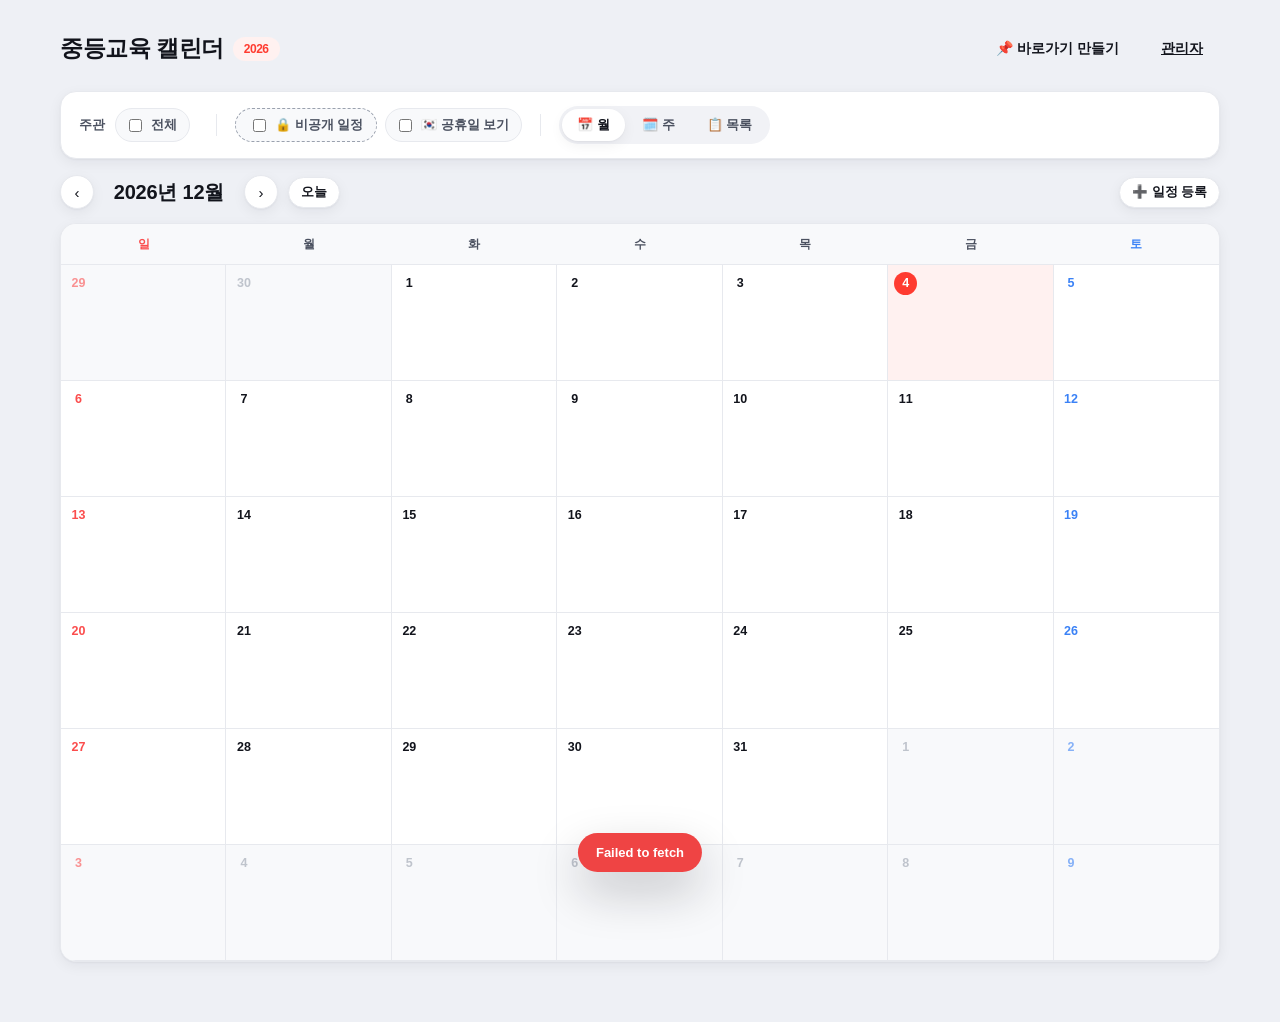
<file: index.html>
<!doctype html>
<html lang="ko">
<head>
<meta charset="UTF-8">
<meta name="viewport" content="width=device-width, initial-scale=1">
<title>중등교육 캘린더</title>
<link rel="manifest" href="manifest.json">
<link rel="icon" href="icons/icon.svg" type="image/svg+xml">
<link rel="alternate icon" href="icons/icon-32.png">
<link rel="apple-touch-icon" href="icons/icon-180.png">
<meta name="theme-color" content="#FF3B30">
<meta name="mobile-web-app-capable" content="yes">
<meta name="apple-mobile-web-app-capable" content="yes">
<meta name="apple-mobile-web-app-title" content="중등교육 캘린더">
<link rel="stylesheet" href="css/style.css">
</head>
<body>
  <div class="app-shell">
    <header class="app-header">
      <div class="app-title"><span id="siteTitleText">중등교육 캘린더</span> <span class="badge" id="siteYearBadge">2026</span></div>
      <div class="header-actions no-print">
        <button type="button" class="btn ghost" id="installBtn">📌 바로가기 만들기</button>
        <a class="btn ghost" href="admin.html">관리자</a>
      </div>
    </header>

    <section class="toolbar no-print">
      <div class="filter-group">
        <span class="label">주관</span>
        <label class="chip-checkbox active" id="selectAllLabel">
          <input type="checkbox" id="selectAllToggle" checked>
          전체
        </label>
        <div id="orgFilters" class="filter-group"></div>
      </div>
      <div class="divider-v"></div>
      <div class="filter-group">
        <label class="private-toggle" id="privateLabel">
          <input type="checkbox" id="privateToggle" style="accent-color:#A855F7">
          🔒 비공개 일정
        </label>
        <label class="chip-checkbox" id="holidayLabel">
          <input type="checkbox" id="holidayToggle">
          🇰🇷 공휴일 보기
        </label>
      </div>
      <div class="divider-v"></div>
      <div class="view-toggle" id="viewToggle">
        <button type="button" class="active" data-view="month">📅 월</button>
        <button type="button" data-view="week">🗓️ 주</button>
        <button type="button" data-view="list">📋 목록</button>
      </div>
    </section>

    <div class="month-nav">
      <button class="icon-btn no-print" id="prevMonthBtn" aria-label="이전">‹</button>
      <div class="month-label" id="monthLabel">-</div>
      <button class="icon-btn no-print" id="nextMonthBtn" aria-label="다음">›</button>
      <button class="btn small no-print" id="todayBtn">오늘</button>
      <div class="spacer no-print"></div>
      <button class="btn small no-print" id="addEventBtn">➕ 일정 등록</button>
    </div>

    <div class="calendar" id="calendarView">
      <div class="weekday-row">
        <div class="sun">일</div><div>월</div><div>화</div><div>수</div><div>목</div><div>금</div><div class="sat">토</div>
      </div>
      <div class="day-grid" id="calendarBody"></div>
    </div>

    <div class="week-view hidden" id="weekView">
      <div class="week-grid" id="weekGrid"></div>
    </div>

    <div class="list-view hidden" id="listView">
      <div class="list-scroll-wrap">
        <table class="list-table">
          <thead>
            <tr><th>기간</th><th>주관</th><th>행사명</th><th>장소</th><th>담당자</th></tr>
          </thead>
          <tbody id="listTableBody"></tbody>
        </table>
      </div>
    </div>
  </div>

  <!-- 상세 정보 모달 -->
  <div class="modal-overlay hidden" id="detailModal">
    <div class="modal-card">
      <div class="modal-header">
        <div class="modal-title" id="detailTitle">-</div>
        <button class="modal-close" data-close-modal>✕</button>
      </div>
      <div id="detailBody"></div>
      <div class="modal-actions no-print">
        <button type="button" class="btn danger small" id="detailDeleteBtn">🗑️ 삭제</button>
        <button type="button" class="btn small" id="detailEditBtn">✏️ 수정</button>
      </div>
    </div>
  </div>

  <!-- 비공개 일정 비밀번호 모달 -->
  <div class="modal-overlay hidden" id="passwordModal">
    <div class="modal-card">
      <div class="modal-header">
        <div class="modal-title" id="passwordModalTitle">비공개 일정 확인</div>
        <button class="modal-close" data-close-modal>✕</button>
      </div>
      <form id="passwordForm">
        <div class="field">
          <label for="passwordInput">비밀번호</label>
          <input type="password" id="passwordInput" inputmode="numeric" autocomplete="off" maxlength="20">
        </div>
        <div class="login-gate error" id="passwordError" style="padding:0;margin-top:6px;"></div>
        <div class="form-actions">
          <button type="submit" class="btn primary">확인</button>
        </div>
      </form>
    </div>
  </div>

  <!-- 일정 등록/수정 모달 -->
  <div class="modal-overlay hidden" id="eventFormModal">
    <div class="modal-card wide">
      <div class="modal-header">
        <div class="modal-title" id="eventFormTitle">일정 등록</div>
        <button class="modal-close" data-close-modal>✕</button>
      </div>
      <form id="eventForm">
        <input type="hidden" id="fRow">
        <input type="hidden" id="fSeq">
        <div class="form-grid">
          <div class="field">
            <label for="fStartDate">시작일 *</label>
            <input type="date" id="fStartDate" required>
          </div>
          <div class="field">
            <label for="fStartTime">시작시간 (생략가능)</label>
            <input type="time" id="fStartTime">
          </div>
          <div class="field">
            <label for="fEndDate">종료일 (당일 행사는 비워두세요)</label>
            <input type="date" id="fEndDate">
          </div>
          <div class="field">
            <label for="fEndTime">종료시간 (생략가능)</label>
            <input type="time" id="fEndTime">
          </div>
          <div class="field full">
            <label for="fTitle">행사명 *</label>
            <input type="text" id="fTitle" required>
          </div>
          <div class="field">
            <label for="fLocation">장소</label>
            <input type="text" id="fLocation">
          </div>
          <div class="field">
            <label for="fOrg">주관 *</label>
            <input type="text" id="fOrg" list="orgOptions" required>
            <datalist id="orgOptions"></datalist>
          </div>
          <div class="field full">
            <label for="fAudience">참가대상</label>
            <input type="text" id="fAudience">
          </div>
          <div class="field">
            <label for="fManager">담당자</label>
            <input type="text" id="fManager">
          </div>
          <div class="field">
            <label>공개여부</label>
            <div class="radio-row">
              <label><input type="radio" name="fVisibility" value="공개" checked> 공개</label>
              <label><input type="radio" name="fVisibility" value="비공개"> 비공개</label>
            </div>
          </div>
          <div class="field">
            <label for="fColor">색상</label>
            <div class="color-field">
              <input type="checkbox" id="fColorDefault" checked>
              <span style="font-size:12.5px;">주관 기본색 사용</span>
              <input type="color" id="fColor" value="#3B82F6" disabled>
            </div>
          </div>
          <div class="field full">
            <label for="fContent">내용</label>
            <textarea id="fContent"></textarea>
          </div>
          <div class="field full">
            <label for="fNote">비고</label>
            <textarea id="fNote"></textarea>
          </div>
        </div>
        <div class="form-actions">
          <button type="button" class="btn ghost" data-close-modal>취소</button>
          <button type="submit" class="btn primary" id="eventFormSubmitBtn">등록</button>
        </div>
      </form>
    </div>
  </div>

  <!-- 바로가기 설치 안내 모달 -->
  <div class="modal-overlay hidden no-print" id="installModal">
    <div class="modal-card">
      <div class="modal-header">
        <div class="modal-title" id="installModalTitle">바로가기 만들기</div>
        <button class="modal-close" data-close-modal>✕</button>
      </div>
      <div id="installModalBody" style="font-size:13.5px;line-height:1.7;color:var(--text);"></div>
      <div class="form-actions">
        <button type="button" class="btn primary" data-close-modal>확인</button>
      </div>
    </div>
  </div>

  <div class="loading-overlay hidden" id="loadingOverlay">불러오는 중...</div>
  <div class="toast" id="toast"></div>

  <script src="js/config.js"></script>
  <script src="js/holidays.js"></script>
  <script src="js/mock-data.js"></script>
  <script src="js/api.js"></script>
  <script src="js/calendar.js"></script>
  <script src="js/pwa.js"></script>
</body>
</html>
</file>
<file: css/style.css>
/* ==========================================================================
   중등교육 캘린더 - Fantastical 스타일 팔레트 & 컴포넌트
   ========================================================================== */

:root {
  /* Neutrals */
  --n0: #12141c;
  --n1: #23262f;
  --n2: #4b5160;
  --n3: #6b7280;
  --n4: #9aa1ae;
  --n5: #d3d7de;
  --n6: #e7e9ee;
  --n7: #f1f2f6;
  --n8: #f8f9fb;

  --bg: #eef0f5;
  --surface: #ffffff;
  --surface-muted: var(--n8);
  --border: var(--n6);
  --text: var(--n0);
  --text-muted: var(--n2);

  /* Accent (UI chrome — distinct from org/event colors) */
  --accent: #FF3B30;
  --accent-strong: #e0281e;
  --accent-soft: #fff1f0;

  --danger: #ef4444;
  --success: #10B981;
  --warning: #F59E0B;
  --info: #3B82F6;
  --private-color: #E11D48;
  --holiday-color: #DC2626;

  --radius: 16px;
  --radius-sm: 10px;
  --radius-pill: 999px;
  --shadow: 0 1px 2px rgba(18, 20, 28, 0.04), 0 4px 14px rgba(18, 20, 28, 0.06);
  --shadow-lg: 0 20px 48px rgba(18, 20, 28, 0.22);
}

* { box-sizing: border-box; }

.hidden { display: none !important; }

body {
  margin: 0;
  font-family: "Pretendard", "Apple SD Gothic Neo", "Malgun Gothic", -apple-system, BlinkMacSystemFont, sans-serif;
  background: var(--bg);
  color: var(--text);
  line-height: 1.5;
  -webkit-font-smoothing: antialiased;
}

a { color: var(--accent); }

.app-shell {
  max-width: 1200px;
  margin: 0 auto;
  padding: 28px 20px 60px;
}

/* ---------- Header ---------- */
.app-header {
  display: flex;
  align-items: center;
  justify-content: space-between;
  flex-wrap: wrap;
  gap: 12px;
  margin-bottom: 22px;
}

.app-title {
  font-size: 23px;
  font-weight: 800;
  letter-spacing: -0.02em;
  color: var(--n0);
  display: flex;
  align-items: center;
  gap: 9px;
}

.app-title .badge {
  font-size: 12px;
  font-weight: 700;
  color: var(--accent);
  background: var(--accent-soft);
  border-radius: var(--radius-pill);
  padding: 3px 11px;
}

.header-actions {
  display: flex;
  gap: 8px;
  align-items: center;
}

/* ---------- Buttons ---------- */
.btn {
  appearance: none;
  border: 1px solid var(--border);
  background: var(--surface);
  color: var(--text);
  padding: 9px 16px;
  border-radius: var(--radius-pill);
  font-size: 14px;
  font-weight: 700;
  cursor: pointer;
  transition: all 0.15s ease;
  box-shadow: var(--shadow);
}
.btn:hover { border-color: var(--accent); color: var(--accent); transform: translateY(-1px); }
.btn:active { transform: translateY(0); }
.btn.primary {
  background: var(--accent);
  border-color: var(--accent);
  color: #fff;
}
.btn.primary:hover { background: var(--accent-strong); border-color: var(--accent-strong); color: #fff; }
.btn.danger { border-color: var(--danger); color: var(--danger); }
.btn.danger:hover { background: var(--danger); color: #fff; }
.btn.ghost { border-color: transparent; background: transparent; box-shadow: none; }
.btn.ghost:hover { background: var(--n7); }
.btn.small { padding: 6px 12px; font-size: 12.5px; }
.btn:disabled { opacity: 0.5; cursor: not-allowed; transform: none; }

/* ---------- Toolbar / Filters ---------- */
.toolbar {
  background: var(--surface);
  border: 1px solid var(--border);
  border-radius: var(--radius);
  padding: 14px 18px;
  margin-bottom: 16px;
  box-shadow: var(--shadow);
  display: flex;
  flex-wrap: wrap;
  align-items: center;
  gap: 18px;
}

.filter-group {
  display: flex;
  flex-wrap: wrap;
  align-items: center;
  gap: 8px;
}

.filter-group .label {
  font-size: 12.5px;
  font-weight: 800;
  color: var(--text-muted);
  margin-right: 2px;
}

.chip-checkbox {
  display: inline-flex;
  align-items: center;
  gap: 6px;
  padding: 6px 12px 6px 9px;
  border-radius: var(--radius-pill);
  border: 1.5px solid var(--border);
  background: var(--surface-muted);
  cursor: pointer;
  font-size: 13px;
  font-weight: 700;
  user-select: none;
  transition: all 0.15s ease;
  color: var(--text-muted);
}
.chip-checkbox input { accent-color: var(--accent); cursor: pointer; }
.chip-checkbox .dot {
  width: 9px; height: 9px; border-radius: 50%; flex: none;
  box-shadow: 0 0 0 3px rgba(0,0,0,0.02);
}
.chip-checkbox.active { border-color: currentColor; background: #fff; color: var(--text); }

.divider-v {
  width: 1px;
  height: 22px;
  background: var(--border);
}

.private-toggle {
  display: inline-flex;
  align-items: center;
  gap: 6px;
  padding: 6px 13px;
  border-radius: var(--radius-pill);
  border: 1.5px dashed var(--n4);
  background: var(--surface-muted);
  cursor: pointer;
  font-size: 13px;
  font-weight: 700;
  color: var(--text-muted);
}
.private-toggle.unlocked {
  border-style: solid;
  border-color: var(--private-color);
  color: var(--private-color);
  background: #fff1f4;
}

/* ---------- View toggle (calendar / list) ---------- */
.view-toggle {
  display: inline-flex;
  padding: 3px;
  background: var(--n7);
  border-radius: var(--radius-pill);
  gap: 2px;
}
.view-toggle button {
  appearance: none;
  border: none;
  background: transparent;
  padding: 7px 15px;
  border-radius: var(--radius-pill);
  font-size: 13px;
  font-weight: 700;
  color: var(--text-muted);
  cursor: pointer;
  transition: all 0.15s ease;
}
.view-toggle button.active {
  background: var(--surface);
  color: var(--text);
  box-shadow: var(--shadow);
}

/* ---------- Calendar nav ---------- */
.month-nav {
  display: flex;
  align-items: center;
  gap: 10px;
  margin: 4px 0 14px;
  flex-wrap: wrap;
}
.month-nav .month-label {
  font-size: 20px;
  font-weight: 800;
  min-width: 130px;
  text-align: center;
  letter-spacing: -0.01em;
}
.month-nav .spacer { flex: 1; }
.icon-btn {
  width: 34px; height: 34px;
  border-radius: 50%;
  border: 1px solid var(--border);
  background: var(--surface);
  cursor: pointer;
  font-size: 15px;
  display: inline-flex; align-items: center; justify-content: center;
  color: var(--text);
  box-shadow: var(--shadow);
  transition: all 0.15s ease;
}
.icon-btn:hover { border-color: var(--accent); color: var(--accent); transform: translateY(-1px); }
.icon-btn.small { width: 26px; height: 26px; font-size: 13px; }

/* ---------- Calendar grid ---------- */
.calendar {
  background: var(--surface);
  border: 1px solid var(--border);
  border-radius: var(--radius);
  overflow: hidden;
  box-shadow: var(--shadow);
}
.weekday-row, .day-grid {
  display: grid;
  grid-template-columns: repeat(7, minmax(0, 1fr));
}
.weekday-row {
  background: var(--surface-muted);
  border-bottom: 1px solid var(--border);
}
.weekday-row div {
  padding: 11px 0;
  text-align: center;
  font-size: 12px;
  font-weight: 800;
  color: var(--text-muted);
  letter-spacing: 0.02em;
}
.weekday-row div.sun { color: #FB4D4D; }
.weekday-row div.sat { color: #3B82F6; }

.day-cell {
  min-height: 116px;
  min-width: 0;
  border-right: 1px solid var(--border);
  border-bottom: 1px solid var(--border);
  padding: 7px 6px 8px;
  display: flex;
  flex-direction: column;
  gap: 4px;
  position: relative;
  transition: background 0.15s ease;
}
.day-grid .day-cell:nth-child(7n) { border-right: none; }
.day-cell.outside { background: var(--surface-muted); }
.day-cell.outside .day-num { color: var(--n4); opacity: 0.6; }
.day-cell.today { background: var(--accent-soft); }
.day-cell.today .day-num {
  background: var(--accent);
  color: #fff;
  border-radius: 50%;
}

.day-num {
  width: 23px; height: 23px;
  display: inline-flex; align-items: center; justify-content: center;
  font-size: 12.5px; font-weight: 800;
  color: var(--text);
}
.day-cell.sun .day-num { color: #FB4D4D; }
.day-cell.sat .day-num { color: #3B82F6; }
.day-num.holiday { color: var(--holiday-color); }
.day-cell.today .day-num.holiday { color: #fff; background: var(--holiday-color); }

.event-list {
  display: flex;
  flex-direction: column;
  gap: 3px;
  overflow-y: auto;
  overflow-x: hidden;
  max-height: 82px;
  min-width: 0;
}

.event-chip {
  font-size: 11.5px;
  font-weight: 700;
  padding: 4px 8px;
  border-radius: 7px;
  border: none;
  color: #fff;
  background: var(--n3);
  cursor: pointer;
  white-space: nowrap;
  overflow: hidden;
  text-overflow: ellipsis;
  text-align: left;
  display: block;
  box-shadow: 0 1px 1px rgba(18,20,28,0.06);
}
.event-chip:hover { filter: brightness(1.08); transform: translateY(-1px); }
/* 비공개 일정의 실제 배경/글자색은 APP_CONFIG.privateChipStyle()로 인라인 지정된다(색상 변경 가능). */
.event-chip.private::before { content: "🔒 "; }

.event-chip.holiday-chip {
  background: var(--holiday-color) !important;
  color: #fff !important;
  cursor: default;
}
.event-chip.holiday-chip:hover { filter: none; transform: none; }

.event-more {
  font-size: 11px;
  color: var(--text-muted);
  padding-left: 4px;
  cursor: pointer;
  font-weight: 700;
}

/* ---------- Week view ---------- */
.week-view {
  background: var(--surface);
  border: 1px solid var(--border);
  border-radius: var(--radius);
  overflow: hidden;
  box-shadow: var(--shadow);
}
.week-grid {
  display: grid;
  grid-template-columns: repeat(7, minmax(0, 1fr));
}
.week-day-col {
  border-right: 1px solid var(--border);
  padding: 10px 8px 14px;
  display: flex;
  flex-direction: column;
  gap: 8px;
  min-height: 480px;
}
.week-grid .week-day-col:last-child { border-right: none; }
.week-day-col.today { background: var(--accent-soft); }
.week-day-head {
  display: flex;
  flex-direction: column;
  align-items: center;
  gap: 4px;
  padding-bottom: 10px;
  border-bottom: 1px solid var(--border);
}
.wd-label { font-size: 11px; font-weight: 800; color: var(--text-muted); letter-spacing: 0.02em; }
.wd-date {
  font-size: 18px;
  font-weight: 800;
  width: 32px; height: 32px;
  display: inline-flex; align-items: center; justify-content: center;
  color: var(--text);
}
.week-day-col.sun .wd-label, .week-day-col.sun .wd-date { color: #FB4D4D; }
.week-day-col.sat .wd-label, .week-day-col.sat .wd-date { color: #3B82F6; }
.wd-date.holiday { color: var(--holiday-color); }
.week-day-col.today .wd-date {
  background: var(--accent);
  color: #fff;
  border-radius: 50%;
}
.week-day-col.today .wd-date.holiday { background: var(--holiday-color); color: #fff; }
.event-list.week { max-height: none; flex: 1; overflow-y: auto; gap: 5px; }
.event-list.week .event-chip { white-space: normal; }

/* ---------- List view ---------- */
.list-view {
  background: var(--surface);
  border: 1px solid var(--border);
  border-radius: var(--radius);
  box-shadow: var(--shadow);
  overflow: hidden;
}
.list-scroll-wrap {
  max-height: 62vh;
  overflow-y: auto;
}
table.list-table { width: 100%; border-collapse: collapse; font-size: 13.5px; }
table.list-table thead th {
  position: sticky; top: 0; z-index: 1;
  background: var(--surface-muted);
  font-weight: 800;
  color: var(--text-muted);
  font-size: 12px;
  text-align: left;
  padding: 10px 12px;
  border-bottom: 1px solid var(--border);
}
table.list-table td {
  padding: 10px 12px;
  border-bottom: 1px solid var(--border);
  vertical-align: middle;
  cursor: pointer;
}
table.list-table tr:hover td { background: var(--n8); }
table.list-table .org-pill {
  display: inline-flex; align-items: center; gap: 6px;
  font-size: 12px; font-weight: 700; color: #fff;
  padding: 3px 10px; border-radius: var(--radius-pill);
}
.list-empty { padding: 40px 20px; text-align: center; color: var(--text-muted); font-size: 13.5px; }

/* ---------- Modal ---------- */
.modal-overlay {
  position: fixed; inset: 0;
  background: rgba(18, 20, 28, 0.5);
  backdrop-filter: blur(2px);
  display: flex; align-items: center; justify-content: center;
  z-index: 100;
  padding: 20px;
}
.modal-overlay.hidden { display: none; }

.modal-card {
  background: var(--surface);
  border-radius: 20px;
  box-shadow: var(--shadow-lg);
  width: 100%;
  max-width: 440px;
  max-height: 86vh;
  overflow-y: auto;
  padding: 22px 24px 20px;
}
.modal-card.wide { max-width: 660px; }

.modal-header {
  display: flex;
  align-items: flex-start;
  justify-content: space-between;
  gap: 12px;
  margin-bottom: 14px;
}
.modal-title { font-size: 17px; font-weight: 800; }
.modal-close {
  border: none; background: transparent; font-size: 18px; cursor: pointer;
  color: var(--text-muted); line-height: 1;
}
.modal-close:hover { color: var(--danger); }

.detail-row {
  display: grid;
  grid-template-columns: 76px 1fr;
  gap: 6px 10px;
  padding: 7px 0;
  font-size: 13.5px;
  border-bottom: 1px dashed var(--border);
}
.detail-row:last-child { border-bottom: none; }
.detail-row .k { color: var(--text-muted); font-weight: 700; }
.detail-row .v { color: var(--text); }

.tag {
  display: inline-block;
  font-size: 11.5px;
  font-weight: 700;
  color: #fff;
  padding: 2px 10px;
  border-radius: var(--radius-pill);
}
.tag.visibility-private { background: var(--private-color); }
.tag.visibility-public { background: #10B981; }

.modal-actions {
  display: flex;
  justify-content: flex-end;
  gap: 8px;
  margin-top: 16px;
  padding-top: 14px;
  border-top: 1px solid var(--border);
}

/* ---------- Forms (admin + calendar event form) ---------- */
.form-grid {
  display: grid;
  grid-template-columns: 1fr 1fr;
  gap: 12px 14px;
}
.form-grid .full { grid-column: 1 / -1; }
.field label {
  display: block;
  font-size: 12.5px;
  font-weight: 700;
  color: var(--text-muted);
  margin-bottom: 4px;
}
.field input[type="text"],
.field input[type="date"],
.field input[type="time"],
.field input[type="password"],
.field select,
.field textarea {
  width: 100%;
  padding: 9px 11px;
  border: 1.5px solid var(--border);
  border-radius: var(--radius-sm);
  font-size: 13.5px;
  background: #fff;
  color: var(--text);
  font-family: inherit;
}
.field textarea { resize: vertical; min-height: 54px; }
.field input:focus, .field select:focus, .field textarea:focus {
  outline: none;
  border-color: var(--accent);
  box-shadow: 0 0 0 3px rgba(255, 59, 48, 0.14);
}
.field.color-field { display: flex; align-items: center; gap: 8px; }
.field.color-field input[type="color"] {
  width: 40px; height: 34px; border: 1px solid var(--border); border-radius: var(--radius-sm);
  padding: 2px; background: #fff; cursor: pointer;
}
.radio-row { display: flex; gap: 14px; align-items: center; padding-top: 6px; }
.radio-row label { display: inline-flex; align-items: center; gap: 5px; font-size: 13.5px; font-weight: 600; }

.form-actions { display: flex; justify-content: flex-end; gap: 8px; margin-top: 16px; }

/* ---------- Login gate ---------- */
.login-gate {
  max-width: 360px;
  margin: 12vh auto;
  background: var(--surface);
  border: 1px solid var(--border);
  border-radius: var(--radius);
  box-shadow: var(--shadow);
  padding: 28px 26px;
  text-align: center;
}
.login-gate h1 { font-size: 18px; margin: 0 0 6px; }
.login-gate p { font-size: 13px; color: var(--text-muted); margin: 0 0 18px; }
.login-gate input {
  width: 100%;
  padding: 10px 12px;
  border: 1.5px solid var(--border);
  border-radius: var(--radius-sm);
  font-size: 15px;
  text-align: center;
  letter-spacing: 4px;
  margin-bottom: 10px;
}
.login-gate .error { color: var(--danger); font-size: 12.5px; min-height: 16px; margin-bottom: 6px; }

/* ---------- Admin table ---------- */
.admin-table-wrap {
  background: var(--surface);
  border: 1px solid var(--border);
  border-radius: var(--radius);
  overflow: hidden;
  box-shadow: var(--shadow);
}
.admin-table-scroll {
  max-height: 58vh;
  overflow-y: auto;
}
table.admin-table { width: 100%; border-collapse: collapse; font-size: 13px; }
table.admin-table thead th {
  position: sticky; top: 0; z-index: 1;
}
table.admin-table th, table.admin-table td {
  padding: 9px 10px;
  text-align: left;
  border-bottom: 1px solid var(--border);
  vertical-align: middle;
}
table.admin-table th {
  background: var(--surface-muted);
  font-weight: 800;
  color: var(--text-muted);
  font-size: 12px;
}
table.admin-table tr:hover td { background: var(--n8); }
table.admin-table .swatch {
  display: inline-block; width: 10px; height: 10px; border-radius: 3px; vertical-align: 0px; margin-right: 5px;
}
table.admin-table .row-actions { display: flex; gap: 6px; }

/* ---------- Admin: 주관 색상 관리 ---------- */
.org-color-rows { display: flex; flex-direction: column; gap: 2px; }
.org-color-row {
  display: flex;
  align-items: center;
  gap: 10px;
  padding: 8px 0;
  border-bottom: 1px dashed var(--border);
}
.org-color-row:last-child { border-bottom: none; }
.org-color-name { flex: 1; font-weight: 700; font-size: 13.5px; }
.org-color-row input[type="color"] {
  width: 40px; height: 32px; border: 1px solid var(--border); border-radius: var(--radius-sm);
  padding: 2px; background: #fff; cursor: pointer;
}
.org-color-row-add { margin-top: 12px; padding-top: 14px; border-top: 1px solid var(--border); }
.org-color-row-add input[type="text"] {
  flex: 1; min-width: 140px; padding: 8px 11px; border: 1.5px solid var(--border);
  border-radius: var(--radius-sm); font-size: 13.5px; font-family: inherit;
}
.org-color-row-private { margin-top: 4px; }

.section-card {
  background: var(--surface);
  border: 1px solid var(--border);
  border-radius: var(--radius);
  padding: 18px 20px;
  box-shadow: var(--shadow);
  margin-bottom: 18px;
}
.section-card h2 {
  font-size: 15px;
  margin: 0 0 14px;
  display: flex; align-items: center; gap: 8px;
  flex-wrap: wrap;
}
.section-card .section-head {
  display: flex;
  align-items: center;
  justify-content: space-between;
  flex-wrap: wrap;
  gap: 10px;
  margin-bottom: 14px;
}
.section-card .section-head h2 { margin: 0; }
.section-card .section-nav {
  display: flex;
  align-items: center;
  gap: 8px;
}
.section-card .section-nav .month-label-sm {
  font-size: 13px;
  font-weight: 800;
  min-width: 92px;
  text-align: center;
}

.toast {
  position: fixed;
  bottom: 24px; left: 50%;
  transform: translateX(-50%);
  background: var(--n0);
  color: #fff;
  padding: 10px 18px;
  border-radius: var(--radius-pill);
  font-size: 13px;
  font-weight: 700;
  box-shadow: var(--shadow-lg);
  z-index: 200;
  opacity: 0;
  pointer-events: none;
  transition: opacity 0.2s ease, transform 0.2s ease;
}
.toast.show { opacity: 1; transform: translateX(-50%) translateY(-4px); }
.toast.error { background: var(--danger); }

.hint {
  font-size: 12px;
  color: var(--text-muted);
  margin-top: 6px;
}

.loading-overlay {
  position: fixed; inset: 0;
  background: rgba(238, 240, 245, 0.75);
  display: flex; align-items: center; justify-content: center;
  z-index: 300;
  font-weight: 700;
  color: var(--text-muted);
}
.loading-overlay.hidden { display: none; }

/* ---------- Print ---------- */
.print-only { display: none; }

@media print {
  .no-print { display: none !important; }
  .print-only { display: block !important; }
  body { background: #fff; }
  .app-shell { max-width: none; padding: 0; }
  .calendar { box-shadow: none; border: 1px solid #999; }
  .day-cell { min-height: 90px; }
  .admin-table-scroll, .list-scroll-wrap { max-height: none !important; overflow: visible !important; }
}

@media (max-width: 720px) {
  .form-grid { grid-template-columns: 1fr; }
  .day-cell { min-height: 84px; }
  .event-list { max-height: 56px; }
  .detail-row { grid-template-columns: 64px 1fr; }
  .section-card .section-head { flex-direction: column; align-items: flex-start; }
}
</file>
